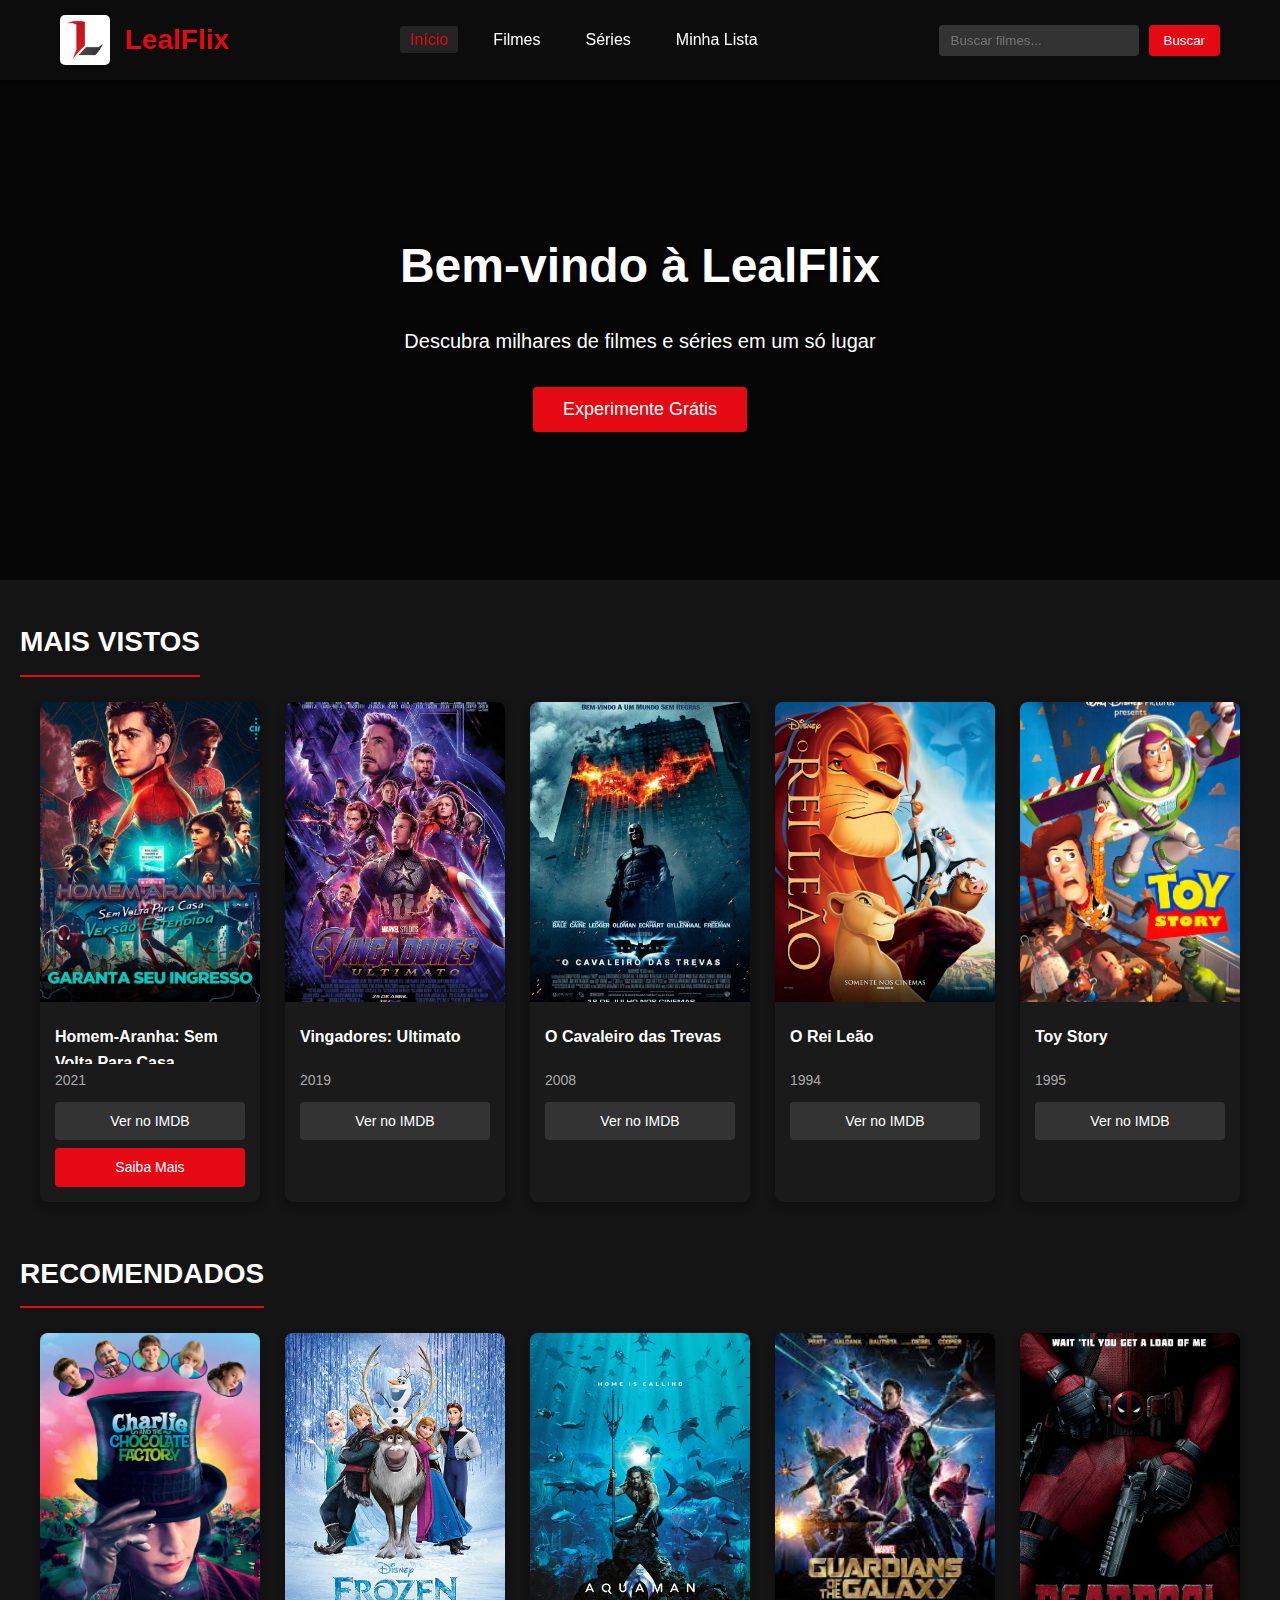
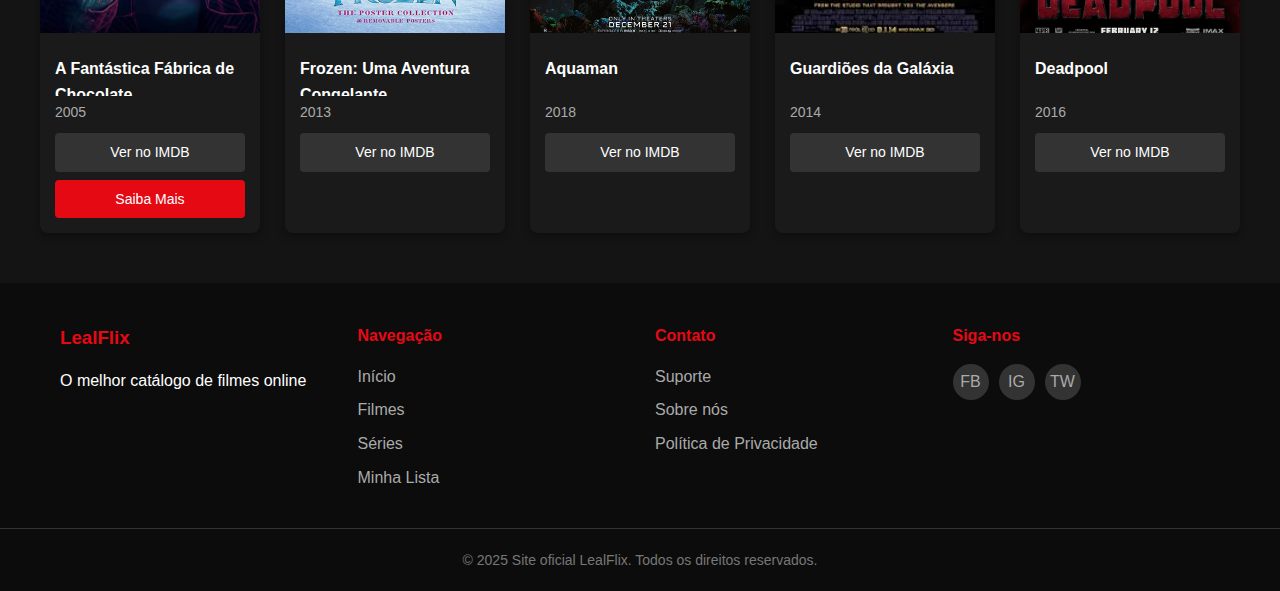
<file: index.html>
<!DOCTYPE html>
<html lang="pt-br">
<head>
  <meta charset="UTF-8">
  <meta name="viewport" content="width=device-width, initial-scale=1.0">
  <title>Lealflix - Página Inicial</title>
  <link rel="stylesheet" href="style.css">
  <link rel="icon" href="icone.png" type="image/png">
</head>
<body>
  <header>
    <div class="header-container">
      <div class="logo-section">
        <img class="logo" src="img/icone-de-letra-l-vermelha-e-preta-com-espinhos-afiados_95164-10503.avif" alt="Logo da LealFlix">
        <h1>LealFlix</h1>
      </div>
      <nav class="main-nav">
        <ul>
          <li><a href="#" class="active">Início</a></li>
          <li><a href="#">Filmes</a></li>
          <li><a href="#">Séries</a></li>
          <li><a href="#">Minha Lista</a></li>
        </ul>
      </nav>
      <div class="search-section">
        <input type="text" placeholder="Buscar filmes...">
        <button class="search-btn">Buscar</button>
      </div>
    </div>
  </header>

  <main class="main-content">
    <section class="hero">
      <div class="hero-content">
        <h2>Bem-vindo à LealFlix</h2>
        <p>Descubra milhares de filmes e séries em um só lugar</p>
        <button class="cta-button">Experimente Grátis</button>
      </div>
    </section>

    <section class="movies-section">
      <h2 class="section-title">MAIS VISTOS</h2>
      <div class="movies-grid">
        <div class="movie-card">
          <div class="movie-poster">
            <a href="https://www.imdb.com/pt/title/tt10872600/" target="_blank">
              <img src="img/homemaranha.jpg" alt="homemaranha">
              <div class="movie-overlay">
                <div class="movie-info">
                  <span class="rating">8.2/10</span>
                  <span class="year">2021</span>
                </div>
              </div>
            </a>
          </div>
          <div class="movie-details">
            <h3>Homem-Aranha: Sem Volta Para Casa</h3>
            <p class="movie-year">2021</p>
            <div class="movie-actions">
              <a href="https://www.imdb.com/pt/title/tt10872600/" target="_blank" class="btn-link">Ver no IMDB</a>
              <a href="spiderman.html" class="btn-more">Saiba Mais</a>
            </div>
          </div>
        </div>

        <div class="movie-card">
          <div class="movie-poster">
            <a href="https://www.imdb.com/pt/title/tt4154796/" target="_blank">
              <img src="img/avengers.jpg" alt="avengers">
              <div class="movie-overlay">
                <div class="movie-info">
                  <span class="rating">8.4/10</span>
                  <span class="year">2019</span>
                </div>
              </div>
            </a>
          </div>
          <div class="movie-details">
            <h3>Vingadores: Ultimato</h3>
            <p class="movie-year">2019</p>
            <div class="movie-actions">
              <a href="https://www.imdb.com/pt/title/tt4154796/" target="_blank" class="btn-link">Ver no IMDB</a>
            </div>
          </div>
        </div>

        <div class="movie-card">
          <div class="movie-poster">
            <a href="https://www.imdb.com/pt/title/tt0468569/" target="_blank">
              <img src="img/batman.jpg" alt="batman">
              <div class="movie-overlay">
                <div class="movie-info">
                  <span class="rating">9.0/10</span>
                  <span class="year">2008</span>
                </div>
              </div>
            </a>
          </div>
          <div class="movie-details">
            <h3>O Cavaleiro das Trevas</h3>
            <p class="movie-year">2008</p>
            <div class="movie-actions">
              <a href="https://www.imdb.com/pt/title/tt0468569/" target="_blank" class="btn-link">Ver no IMDB</a>
            </div>
          </div>
        </div>

        <div class="movie-card">
          <div class="movie-poster">
            <a href="https://www.imdb.com/pt/title/tt0110357/" target="_blank">
              <img src="img/reileao.jpg" alt="reileao">
              <div class="movie-overlay">
                <div class="movie-info">
                  <span class="rating">8.5/10</span>
                  <span class="year">1994</span>
                </div>
              </div>
            </a>
          </div>
          <div class="movie-details">
            <h3>O Rei Leão</h3>
            <p class="movie-year">1994</p>
            <div class="movie-actions">
              <a href="https://www.imdb.com/pt/title/tt0110357/" target="_blank" class="btn-link">Ver no IMDB</a>
            </div>
          </div>
        </div>

        <div class="movie-card">
          <div class="movie-poster">
            <a href="https://www.imdb.com/pt/title/tt0114709/" target="_blank">
              <img src="img/toystory.jpg" alt="toystory">
              <div class="movie-overlay">
                <div class="movie-info">
                  <span class="rating">8.3/10</span>
                  <span class="year">1995</span>
                </div>
              </div>
            </a>
          </div>
          <div class="movie-details">
            <h3>Toy Story</h3>
            <p class="movie-year">1995</p>
            <div class="movie-actions">
              <a href="https://www.imdb.com/pt/title/tt0114709/" target="_blank" class="btn-link">Ver no IMDB</a>
            </div>
          </div>
        </div>
      </div>
    </section>

    <section class="movies-section">
      <h2 class="section-title">RECOMENDADOS</h2>
      <div class="movies-grid">
        <div class="movie-card">
          <div class="movie-poster">
            <a href="https://www.imdb.com/pt/title/tt0367594/" target="_blank">
              <img src="img/chocolate.webp" alt="chocolate">
              <div class="movie-overlay">
                <div class="movie-info">
                  <span class="rating">6.7/10</span>
                  <span class="year">2005</span>
                </div>
              </div>
            </a>
          </div>
          <div class="movie-details">
            <h3>A Fantástica Fábrica de Chocolate</h3>
            <p class="movie-year">2005</p>
            <div class="movie-actions">
              <a href="https://www.imdb.com/pt/title/tt0367594/" target="_blank" class="btn-link">Ver no IMDB</a>
              <a href="chocolate.html" class="btn-more">Saiba Mais</a>
            </div>
          </div>
        </div>

        <div class="movie-card">
          <div class="movie-poster">
            <a href="https://www.imdb.com/pt/title/tt2294629/" target="_blank">
              <img src="img/frozen.jpg" alt="frozen">
              <div class="movie-overlay">
                <div class="movie-info">
                  <span class="rating">7.4/10</span>
                  <span class="year">2013</span>
                </div>
              </div>
            </a>
          </div>
          <div class="movie-details">
            <h3>Frozen: Uma Aventura Congelante</h3>
            <p class="movie-year">2013</p>
            <div class="movie-actions">
              <a href="https://www.imdb.com/pt/title/tt2294629/" target="_blank" class="btn-link">Ver no IMDB</a>
            </div>
          </div>
        </div>

        <div class="movie-card">
          <div class="movie-poster">
            <a href="https://www.imdb.com/pt/title/tt1477834/" target="_blank">
              <img src="img/aquaman.webp" alt="aquaman">
              <div class="movie-overlay">
                <div class="movie-info">
                  <span class="rating">6.8/10</span>
                  <span class="year">2018</span>
                </div>
              </div>
            </a>
          </div>
          <div class="movie-details">
            <h3>Aquaman</h3>
            <p class="movie-year">2018</p>
            <div class="movie-actions">
              <a href="https://www.imdb.com/pt/title/tt1477834/" target="_blank" class="btn-link">Ver no IMDB</a>
            </div>
          </div>
        </div>

        <div class="movie-card">
          <div class="movie-poster">
            <a href="https://www.imdb.com/pt/title/tt2015381/" target="_blank">
              <img src="img/guardioes.jpeg" alt="guardioes">
              <div class="movie-overlay">
                <div class="movie-info">
                  <span class="rating">8.0/10</span>
                  <span class="year">2014</span>
                </div>
              </div>
            </a>
          </div>
          <div class="movie-details">
            <h3>Guardiões da Galáxia</h3>
            <p class="movie-year">2014</p>
            <div class="movie-actions">
              <a href="https://www.imdb.com/pt/title/tt2015381/" target="_blank" class="btn-link">Ver no IMDB</a>
            </div>
          </div>
        </div>

        <div class="movie-card">
          <div class="movie-poster">
            <a href="https://www.imdb.com/pt/title/tt1431045/" target="_blank">
              <img src="img/deadpool.webp" alt="deadpool">
              <div class="movie-overlay">
                <div class="movie-info">
                  <span class="rating">8.0/10</span>
                  <span class="year">2016</span>
                </div>
              </div>
            </a>
          </div>
          <div class="movie-details">
            <h3>Deadpool</h3>
            <p class="movie-year">2016</p>
            <div class="movie-actions">
              <a href="https://www.imdb.com/pt/title/tt1431045/" target="_blank" class="btn-link">Ver no IMDB</a>
            </div>
          </div>
        </div>
      </div>
    </section>
  </main>

  <footer>
    <div class="footer-content">
      <div class="footer-section">
        <h3>LealFlix</h3>
        <p>O melhor catálogo de filmes online</p>
      </div>
      <div class="footer-section">
        <h4>Navegação</h4>
        <ul>
          <li><a href="#">Início</a></li>
          <li><a href="#">Filmes</a></li>
          <li><a href="#">Séries</a></li>
          <li><a href="#">Minha Lista</a></li>
        </ul>
      </div>
      <div class="footer-section">
        <h4>Contato</h4>
        <ul>
          <li><a href="#">Suporte</a></li>
          <li><a href="apresentacao.html">Sobre nós</a></li>
          <li><a href="#">Política de Privacidade</a></li>
        </ul>
      </div>
      <div class="footer-section">
        <h4>Siga-nos</h4>
        <div class="social-icons">
          <a href="#">FB</a>
          <a href="#">IG</a>
          <a href="#">TW</a>
        </div>
      </div>
    </div>
    <div class="footer-bottom">
      <p>&copy; 2025 Site oficial LealFlix. Todos os direitos reservados.</p>
    </div>
  </footer>
</body>
</html>
</file>
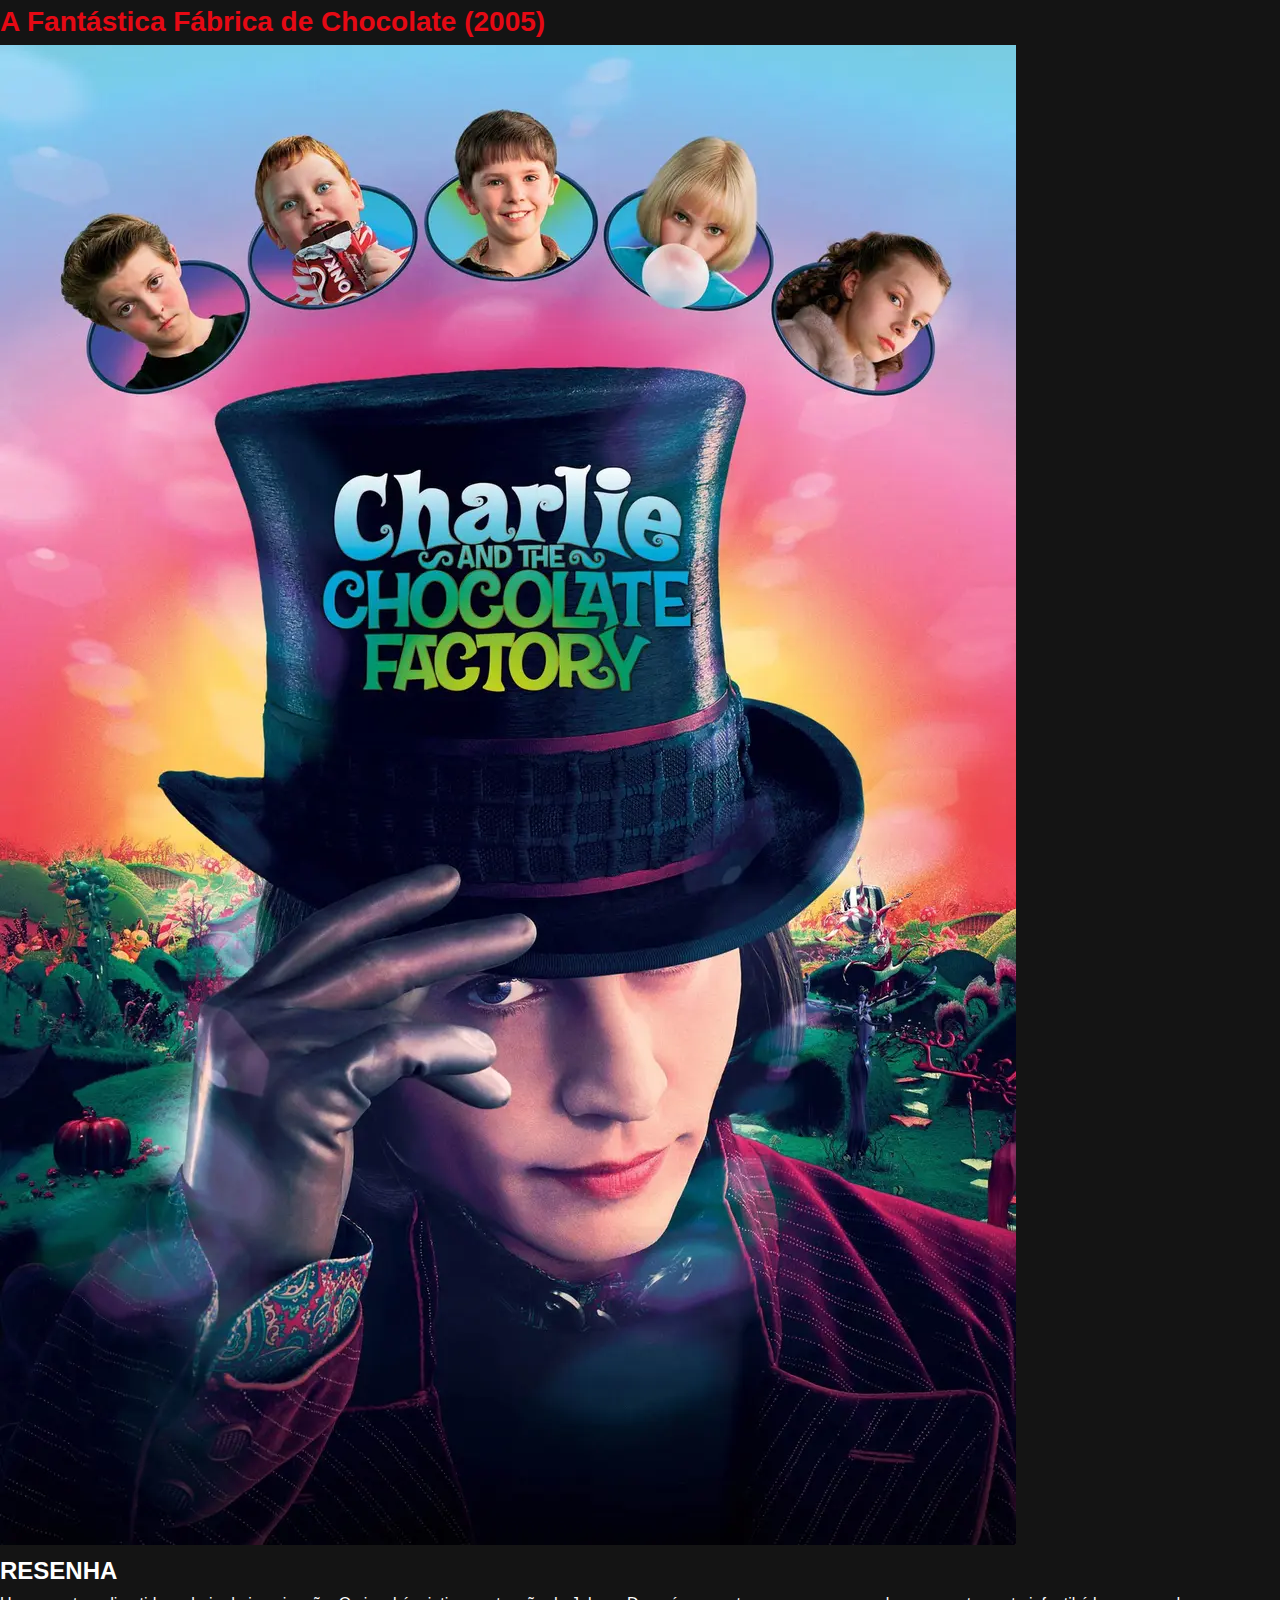
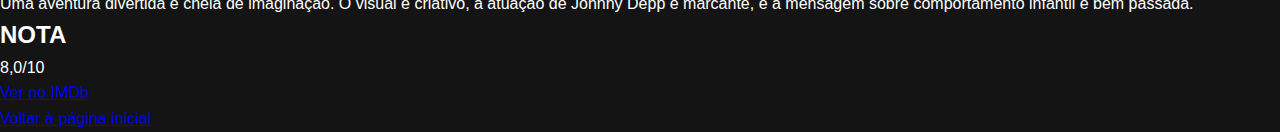
<file: chocolate.html>
<!DOCTYPE html>
<html lang="pt-br">
<head>
  <meta charset="UTF-8">
  <title>A Fantástica Fábrica de Chocolate - Germinaflix</title>
  <link rel="stylesheet" href="style.css">
</head>
<body>

  <h1>A Fantástica Fábrica de Chocolate (2005)</h1>

  <img src="img/chocolate.webp" alt="Poster do filme A Fantástica Fábrica de Chocolate" class="imagem-filme">

  <h2>RESENHA</h2>
  <p>
    Uma aventura divertida e cheia de imaginação. O visual é criativo, a atuação de Johnny Depp é marcante, 
    e a mensagem sobre comportamento infantil é bem passada.
  </p>

  <h2>NOTA</h2>
  <p>
    8,0/10
  </p>

  <p>
    <a href="https://www.imdb.com/title/tt0367594/" target="_blank">Ver no IMDb</a><br>
    <a href="index.html">Voltar à página inicial</a>
  </p>

</body>
</html>
</file>
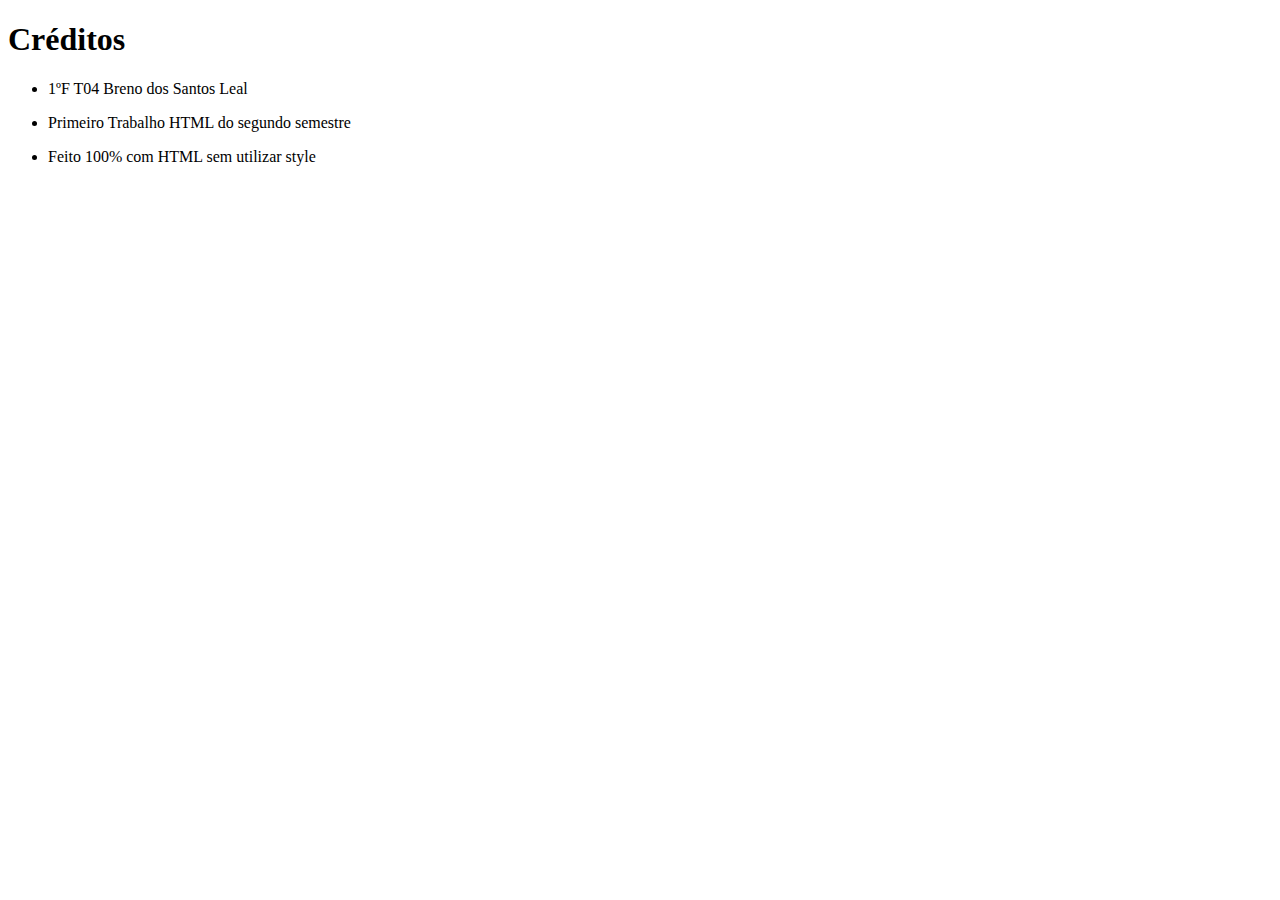
<file: creditos.html>
<!DOCTYPE html>
<html lang="en">
<head>
    <meta charset="UTF-8">
    <meta name="viewport" content="width=device-width, initial-scale=1.0">
    <title>Document</title>
</head>
<body>
    <h1>Créditos</h1>
    <ul><li>1ºF T04 Breno dos Santos Leal</li></ul>
    <ul><li>Primeiro Trabalho HTML do segundo semestre</li></ul>
    <ul><li>Feito 100% com HTML sem utilizar style</li></ul>
</body>
</html>
</file>
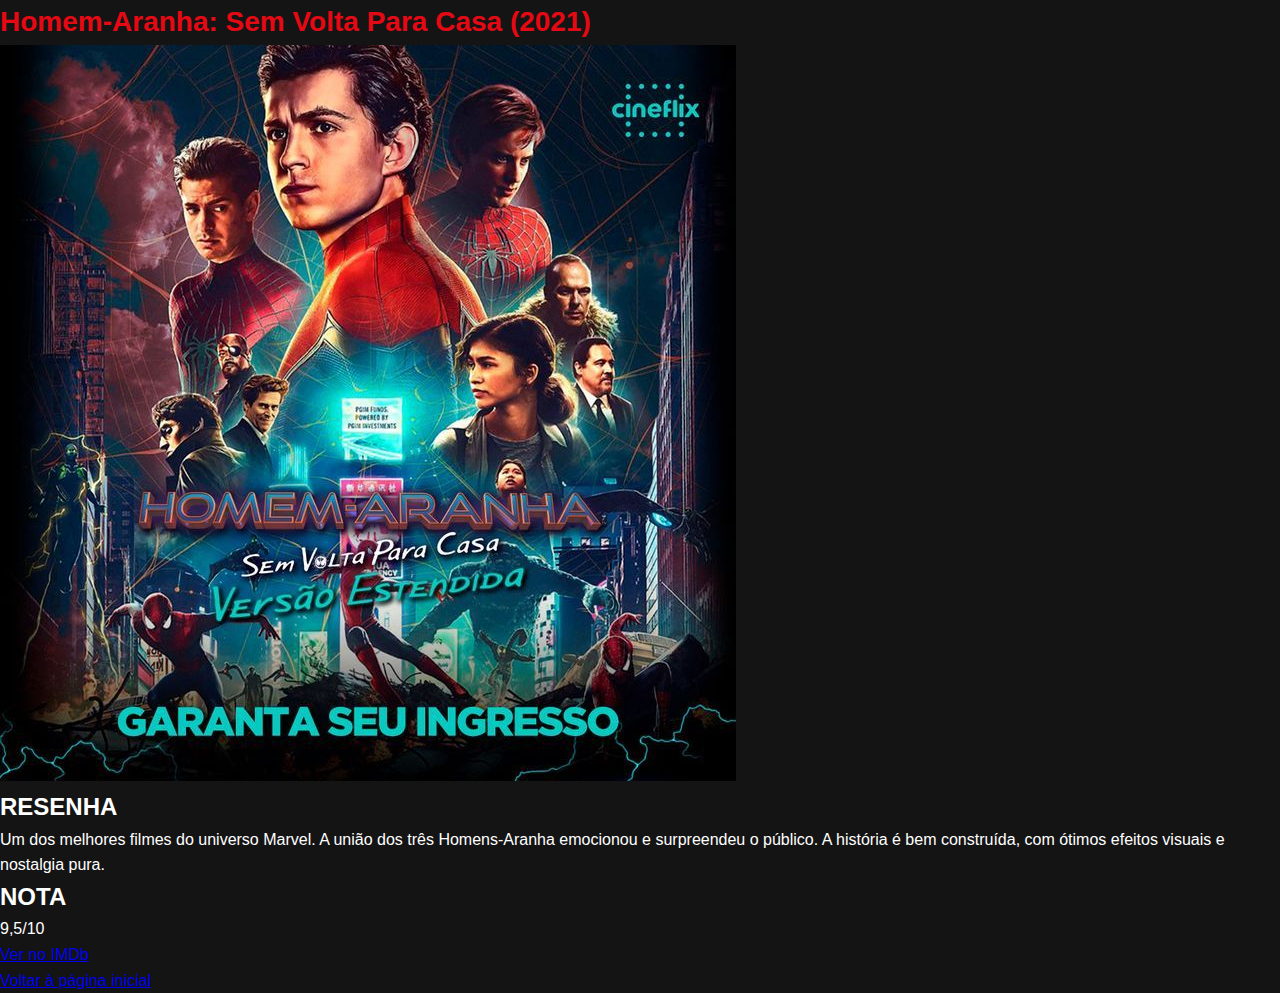
<file: spiderman.html>
<!DOCTYPE html>
<html lang="pt-br">
<head>
  <meta charset="UTF-8">
  <title>Homem-Aranha: Sem Volta Para Casa - Germinaflix</title>
  <link rel="stylesheet" href="style.css">
</head>
<body>

  <h1>Homem-Aranha: Sem Volta Para Casa (2021)</h1>

  <img src="img/homemaranha.jpg" alt="Poster do filme Homem-Aranha" class="imagem-filme">

  <h2>RESENHA</h2>
  <p>
    Um dos melhores filmes do universo Marvel. A união dos três Homens-Aranha emocionou e surpreendeu o público. 
    A história é bem construída, com ótimos efeitos visuais e nostalgia pura.
  </p>

  <h2>NOTA</h2>
  <p>
    9,5/10
  </p>

  <p>
    <a href="https://www.imdb.com/title/tt10872600/" target="_blank">Ver no IMDb</a><br>
    <a href="index.html">Voltar à página inicial</a>
  </p>

</body>
</html>
</file>
<file: style.css>
/* Reset e configurações básicas */
* {
  margin: 0;
  padding: 0;
  box-sizing: border-box;
}

body {
  font-family: 'Segoe UI', Tahoma, Geneva, Verdana, sans-serif;
  background-color: #141414;
  color: #ffffff;
  line-height: 1.6;
}

/* Header */
header {
  background-color: #0c0c0c;
  padding: 15px 0;
  position: sticky;
  top: 0;
  z-index: 100;
  box-shadow: 0 2px 10px rgba(0, 0, 0, 0.5);
}

.header-container {
  display: flex;
  justify-content: space-between;
  align-items: center;
  max-width: 1200px;
  margin: 0 auto;
  padding: 0 20px;
}

.logo-section {
  display: flex;
  align-items: center;
  gap: 15px;
}

.logo {
  width: 50px;
  height: auto;
  border-radius: 5px;
}

h1 {
  color: #e50914;
  font-size: 28px;
  font-weight: bold;
}

.main-nav ul {
  display: flex;
  list-style: none;
  gap: 25px;
}

.main-nav a {
  color: #ffffff;
  text-decoration: none;
  font-weight: 500;
  transition: color 0.3s;
  padding: 5px 10px;
  border-radius: 3px;
}

.main-nav a:hover, .main-nav a.active {
  color: #e50914;
  background-color: rgba(255, 255, 255, 0.1);
}

.search-section {
  display: flex;
  gap: 10px;
}

.search-section input {
  padding: 8px 12px;
  border: none;
  border-radius: 4px;
  background-color: #333;
  color: white;
  width: 200px;
}

.search-btn {
  background-color: #e50914;
  color: white;
  border: none;
  padding: 8px 15px;
  border-radius: 4px;
  cursor: pointer;
  transition: background-color 0.3s;
}

.search-btn:hover {
  background-color: #f40612;
}

/* Hero Section */
.hero {
  background: linear-gradient(rgba(0, 0, 0, 0.7), rgba(0, 0, 0, 0.7)), 
              url('https://images.unsplash.com/photo-1489599809516-9825bd74d53a?ixlib=rb-1.2.1&auto=format&fit=crop&w=1350&q=80');
  background-size: cover;
  background-position: center;
  height: 500px;
  display: flex;
  align-items: center;
  justify-content: center;
  text-align: center;
  margin-bottom: 40px;
}

.hero-content h2 {
  font-size: 48px;
  margin-bottom: 20px;
  text-shadow: 2px 2px 4px rgba(0, 0, 0, 0.5);
}

.hero-content p {
  font-size: 20px;
  margin-bottom: 30px;
  max-width: 600px;
}

.cta-button {
  background-color: #e50914;
  color: white;
  border: none;
  padding: 12px 30px;
  font-size: 18px;
  border-radius: 4px;
  cursor: pointer;
  transition: background-color 0.3s;
}

.cta-button:hover {
  background-color: #f40612;
}

/* Seções de filmes */
.movies-section {
  margin-bottom: 50px;
  padding: 0 20px;
}

.section-title {
  font-size: 28px;
  margin-bottom: 25px;
  padding-bottom: 10px;
  border-bottom: 2px solid #e50914;
  display: inline-block;
}

.movies-grid {
  display: grid;
  grid-template-columns: repeat(auto-fill, minmax(200px, 1fr));
  gap: 25px;
  max-width: 1200px;
  margin: 0 auto;
}

/* Cards de filmes */
.movie-card {
  background-color: #1a1a1a;
  border-radius: 8px;
  overflow: hidden;
  transition: transform 0.3s, box-shadow 0.3s;
  box-shadow: 0 4px 8px rgba(0, 0, 0, 0.3);
}

.movie-card:hover {
  transform: translateY(-10px);
  box-shadow: 0 10px 20px rgba(0, 0, 0, 0.5);
}

.movie-poster {
  position: relative;
  overflow: hidden;
}

.movie-poster img {
  width: 100%;
  height: 300px;
  object-fit: cover;
  transition: transform 0.5s;
}

.movie-card:hover .movie-poster img {
  transform: scale(1.05);
}

.movie-overlay {
  position: absolute;
  top: 0;
  left: 0;
  right: 0;
  bottom: 0;
  background: linear-gradient(to bottom, transparent 60%, rgba(0, 0, 0, 0.8));
  display: flex;
  align-items: flex-end;
  padding: 15px;
  opacity: 0;
  transition: opacity 0.3s;
}

.movie-card:hover .movie-overlay {
  opacity: 1;
}

.movie-info {
  display: flex;
  justify-content: space-between;
  width: 100%;
}

.rating, .year {
  background-color: rgba(0, 0, 0, 0.7);
  padding: 4px 8px;
  border-radius: 4px;
  font-size: 14px;
}

.rating {
  color: #ffd700;
}

.movie-details {
  padding: 15px;
}

.movie-details h3 {
  font-size: 16px;
  margin-bottom: 5px;
  height: 40px;
  overflow: hidden;
}

.movie-year {
  color: #aaa;
  font-size: 14px;
  margin-bottom: 10px;
}

.movie-actions {
  display: flex;
  flex-direction: column;
  gap: 8px;
}

.btn-link, .btn-more {
  display: block;
  text-align: center;
  padding: 8px;
  border-radius: 4px;
  text-decoration: none;
  font-size: 14px;
  transition: background-color 0.3s;
}

.btn-link {
  background-color: #333;
  color: white;
}

.btn-link:hover {
  background-color: #444;
}

.btn-more {
  background-color: #e50914;
  color: white;
}

.btn-more:hover {
  background-color: #f40612;
}

/* Footer */
footer {
  background-color: #0c0c0c;
  padding: 40px 0 20px;
  margin-top: 50px;
}

.footer-content {
  display: grid;
  grid-template-columns: repeat(auto-fit, minmax(200px, 1fr));
  gap: 30px;
  max-width: 1200px;
  margin: 0 auto;
  padding: 0 20px;
}

.footer-section h3, .footer-section h4 {
  margin-bottom: 15px;
  color: #e50914;
}

.footer-section ul {
  list-style: none;
}

.footer-section ul li {
  margin-bottom: 8px;
}

.footer-section a {
  color: #aaa;
  text-decoration: none;
  transition: color 0.3s;
}

.footer-section a:hover {
  color: #e50914;
}

.social-icons {
  display: flex;
  gap: 10px;
}

.social-icons a {
  display: inline-block;
  width: 36px;
  height: 36px;
  background-color: #333;
  border-radius: 50%;
  text-align: center;
  line-height: 36px;
  transition: background-color 0.3s;
}

.social-icons a:hover {
  background-color: #e50914;
}

.footer-bottom {
  text-align: center;
  margin-top: 30px;
  padding-top: 20px;
  border-top: 1px solid #333;
  color: #777;
  font-size: 14px;
}

/* Responsividade */
@media (max-width: 768px) {
  .header-container {
    flex-direction: column;
    gap: 15px;
  }
  
  .main-nav ul {
    gap: 15px;
  }
  
  .search-section {
    width: 100%;
  }
  
  .search-section input {
    width: 100%;
  }
  
  .hero {
    height: 400px;
  }
  
  .hero-content h2 {
    font-size: 36px;
  }
  
  .movies-grid {
    grid-template-columns: repeat(auto-fill, minmax(150px, 1fr));
  }
  
  .movie-poster img {
    height: 220px;
  }
}

@media (max-width: 480px) {
  .movies-grid {
    grid-template-columns: repeat(2, 1fr);
  }
  
  .hero-content h2 {
    font-size: 28px;
  }
  
  .hero-content p {
    font-size: 16px;
  }
}
</file>
